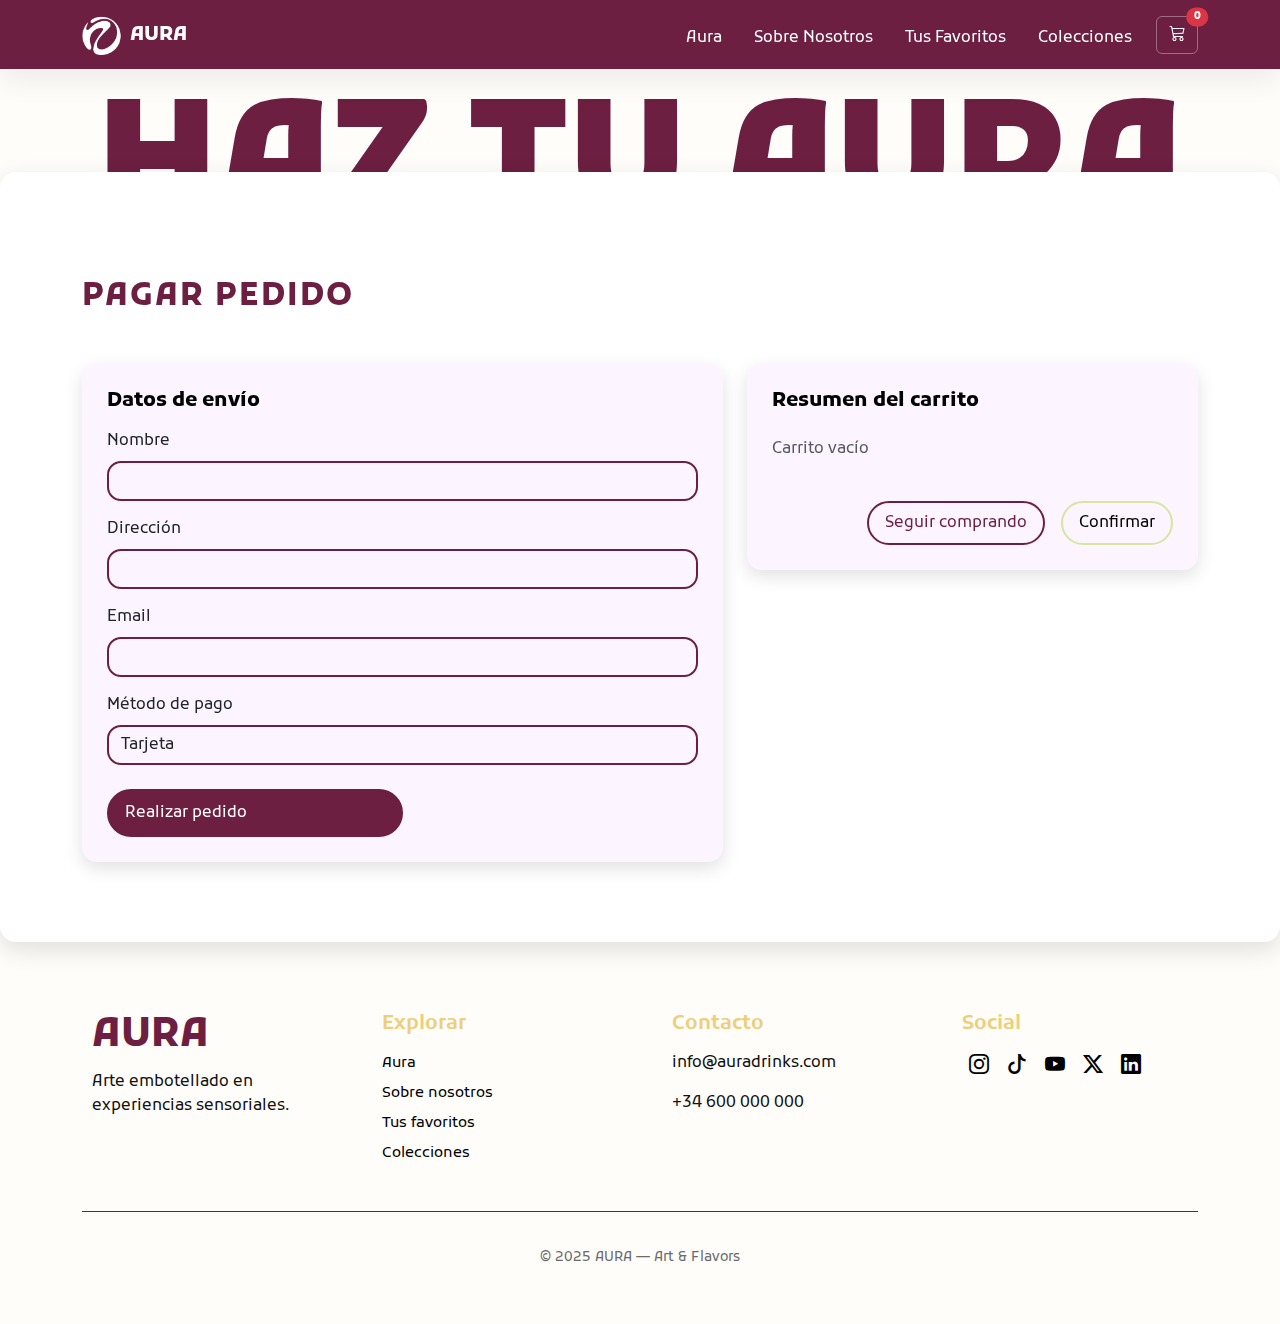
<file: checkout.html>
<!doctype html>
<html lang="en">
    <head>
        <meta charset="utf-8" />
        <meta name="viewport" content="width=device-width,initial-scale=1" />
        <title>PAGO</title>

        <!-- Bootstrap -->
        <link href="https://cdn.jsdelivr.net/npm/bootstrap@5.3.3/dist/css/bootstrap.min.css" rel="stylesheet">
        <!-- AOS -->
        <link href="https://cdn.jsdelivr.net/npm/aos@2.3.4/dist/aos.css" rel="stylesheet">
        <!-- Bootstrap Icons -->
        <link href="https://cdn.jsdelivr.net/npm/bootstrap-icons@1.11.3/font/bootstrap-icons.css" rel="stylesheet">
        <!-- Custom CSS -->
        <link href="css/style.css" rel="stylesheet">
    </head>
    <body>
        <!-- NAVBAR -->
        <nav class="navbar navbar-expand-lg fixed-top navbar-light">
            <div class="container">
                <a class="navbar-brand fw-bold d-flex align-items-center gap-2" href="index.html">
                    <img src="img/logo blanco.png" alt="ArtCans Logo" class="brand-logo">
                    <span class="d-flex align-items-center">AURA</span>
                </a>

                <!-- BOTÓN HAMBURGUESA MINIMALISTA -->
                <button class="navbar-toggler custom-toggler" type="button" data-bs-toggle="collapse" data-bs-target="#navMain">
                    <span class="line"></span>
                    <span class="line"></span>
                    <span class="line"></span>
                </button>

                <div class="collapse navbar-collapse" id="navMain">
                    <ul class="navbar-nav ms-auto align-items-lg-center">
                        <li class="nav-item"><a class="nav-link hover-line" href="index.html">Aura</a></li>
                        <li class="nav-item"><a class="nav-link hover-line" href="sobrenosotros.html">Sobre Nosotros</a></li>
                        <li class="nav-item"><a class="nav-link hover-line" href="favoritos.html">Tus Favoritos</a></li>
                        <li class="nav-item"><a class="nav-link hover-line" href="colecciones.html">Colecciones</a></li>
                    </ul>
                    <div class="cart-wrapper ms-lg-3 mt-3 mt-lg-0">
                        <button class="btn btn-outline-light position-relative" id="cartBtn" data-bs-toggle="modal" data-bs-target="#cartModal">
                            <i class="bi bi-cart3"></i>
                            <span id="cartCountBadge" class="badge bg-danger rounded-pill position-absolute top-0 start-100 translate-middle">0</span>
                        </button>
                    </div>
                </div>
            </div>
        </nav>

        <!-- HERO -->
        <header class="hero-pop-header d-flex align-items-center justify-content-center">
            <!-- Texto de fondo -->
            <h1 class="hero-pop-text" data-mobile-text="CONFIRMA">HAZ TU AURA</h1>
        </header>

        <!-- PAGO -->
        <div class="checkout-wrapper">
            <main class="checkout-page checkout-top pt-5 mt-4">
                <div class="container py-5">
                    <h2 class="section-title" data-aos="fade-up">Pagar pedido</h2>
        
                    <div class="row g-4 mt-3">
        
                        <!-- FORMULARIO -->
                        <div class="col-lg-7" data-aos="fade-right">
                            <div class="card checkout-card p-4 form-card">
                                <h5 class="mb-3">Datos de envío</h5>
        
                                <form id="checkoutForm">
        
                                    <div class="mb-3">
                                        <label class="form-label">Nombre</label>
                                        <input id="name" class="form-control" required>
                                    </div>
        
                                    <div class="mb-3">
                                        <label class="form-label">Dirección</label>
                                        <input id="address" class="form-control" required>
                                    </div>
        
                                    <div class="mb-3">
                                        <label class="form-label">Email</label>
                                        <input id="email" type="email" class="form-control" required>
                                    </div>
        
                                    <div class="mb-4">
                                        <label class="form-label">Método de pago</label>
                                        <select id="payment" class="form-select">
                                            <option>Tarjeta</option>
                                            <option>Bizum</option>
                                        </select>
                                    </div>
        
                                    <button class="btn btn-primary w-100" type="submit">
                                        Realizar pedido
                                    </button>
        
                                </form>
                            </div>
                        </div>
        
                        <!-- RESUMEN -->
                        <div class="col-lg-5" data-aos="fade-left">
                            <div class="card checkout-card p-4 form-card">
                                <h5 class="mb-3">Resumen del carrito</h5>
        
                                <div id="checkoutSummary" class="mt-2">
                                    <!-- generado con JS -->
                                </div>
        
                                <div class="mt-4 text-end">
                                    <a href="index.html" class="btn btn-outline-secondary me-2">Seguir comprando</a>
                                    <a href="index.html" class="btn btn-success">Confirmar</a>
                                </div>
                            </div>
                        </div>
        
                    </div>
                </div>
            </main>
        </div>

        <!-- FOOTER -->

        <footer class="aura-footer">
            <div class="container">
                <div class="row aura-footer-row text-center">

                    <!-- Col 1: Marca -->
                    <div class="col-sm-3 footer-col">
                        <h1 class="footer-brand">AURA</h1>
                        <p class="footer-desc">
                            Arte embotellado en experiencias sensoriales.
                        </p>
                    </div>

                    <!-- Col 2: Enlaces -->
                    <div class="col-sm-3 footer-col">
                        <h4 class="footer-title">Explorar</h4>
                        <ul class="footer-links">
                            <li><a href="index.html">Aura</a></li>
                            <li><a href="sobrenosotros.html">Sobre nosotros</a></li>
                            <li><a href="favoritos.html">Tus favoritos</a></li>
                            <li><a href="colecciones.html">Colecciones</a></li>
                        </ul>
                    </div>

                    <!-- Col 3: Contacto -->
                    <div class="col-sm-3 footer-col">
                        <h4 class="footer-title">Contacto</h4>
                        <p class="footer-contact">info@auradrinks.com</p>
                        <p class="footer-contact">+34 600 000 000</p>
                    </div>

                    <!-- Col 4: Social (ahora a la derecha de Contacto) -->
                    <div class="col-sm-3 footer-col">
                        <h4 class="footer-title">Social</h4>
                        <div class="social-icons">
                            <a href="#"><i class="bi bi-instagram"></i></a>
                            <a href="#"><i class="bi bi-tiktok"></i></a>
                            <a href="#"><i class="bi bi-youtube"></i></a>
                            <a href="#"><i class="bi bi-twitter-x"></i></a>
                            <a href="#"><i class="bi bi-linkedin"></i></a>
                        </div>
                    </div>

                </div>

                <div class="footer-bottom text-center">
                    <p>© 2025 AURA — Art & Flavors</p>
                </div>
            </div>
        </footer>

        <!-- SCRIPTS PRINCIPALES -->
        <script src="https://code.jquery.com/jquery-3.6.4.min.js"></script>
        <script src="https://cdn.jsdelivr.net/npm/bootstrap@5.3.3/dist/js/bootstrap.bundle.min.js"></script>
        <script src="https://cdn.jsdelivr.net/npm/aos@2.3.4/dist/aos.js"></script>

        <!-- SCRIPTS LOCALES -->
        <script src="js/script.js"></script>
        <script src="js/animations.js"></script>

        <script>
            document.addEventListener("DOMContentLoaded", () => {
                const toggler = document.querySelector(".custom-toggler");
                const nav = document.getElementById("navMain");
    
                nav.addEventListener("shown.bs.collapse", () => {
                    toggler.classList.add("active");
                });
                nav.addEventListener("hidden.bs.collapse", () => {
                    toggler.classList.remove("active");
                });
            });
        </script>
    </body>
</html>
</file>
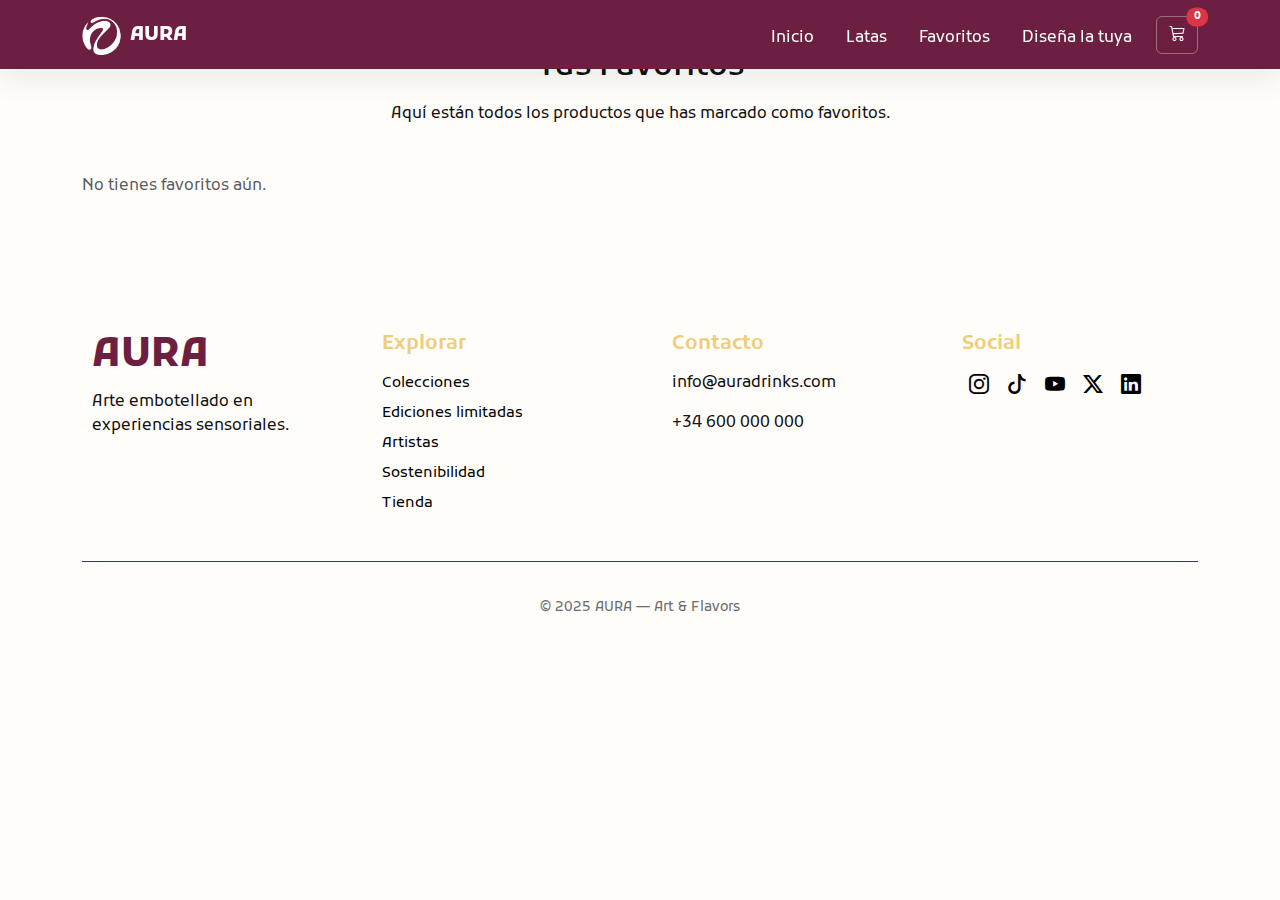
<file: favoritos.html>
<!DOCTYPE html>
<html lang="en">
    <head>
        <meta charset="utf-8" />
        <meta name="viewport" content="width=device-width,initial-scale=1" />
        <title>Favoritos</title>

        <!-- Bootstrap -->
        <link href="https://cdn.jsdelivr.net/npm/bootstrap@5.3.3/dist/css/bootstrap.min.css" rel="stylesheet">
        <!-- AOS -->
        <link href="https://cdn.jsdelivr.net/npm/aos@2.3.4/dist/aos.css" rel="stylesheet">
        <!-- Bootstrap Icons -->
        <link href="https://cdn.jsdelivr.net/npm/bootstrap-icons@1.11.3/font/bootstrap-icons.css" rel="stylesheet">
        <!-- Custom CSS -->
        <link href="css/style.css" rel="stylesheet">
    </head>
    <body>
        <!-- NAVBAR -->
        <nav class="navbar navbar-expand-lg fixed-top navbar-light">
            <div class="container">
                <a class="navbar-brand fw-bold d-flex align-items-center gap-2" href="index.html">
                    <img src="img/logo blanco.png" alt="ArtCans Logo" class="brand-logo">
                    <span class="d-flex align-items-center">AURA</span>
                </a>

                <!-- BOTÓN HAMBURGUESA MINIMALISTA -->
                <button class="navbar-toggler custom-toggler" type="button" data-bs-toggle="collapse" data-bs-target="#navMain">
                    <span class="line"></span>
                    <span class="line"></span>
                    <span class="line"></span>
                </button>

                <div class="collapse navbar-collapse" id="navMain">
                    <ul class="navbar-nav ms-auto align-items-lg-center">
                        <li class="nav-item"><a class="nav-link hover-line" href="index.html">Inicio</a></li>
                        <li class="nav-item"><a class="nav-link hover-line" href="products.html">Latas</a></li>
                        <li class="nav-item"><a class="nav-link hover-line" href="favoritos.html">Favoritos</a></li>
                        <li class="nav-item"><a class="nav-link hover-line" href="products.html#customize">Diseña la tuya</a></li>
                    </ul>
                    <div class="cart-wrapper ms-lg-3 mt-3 mt-lg-0">
                        <button class="btn btn-outline-light position-relative" id="cartBtn" data-bs-toggle="modal" data-bs-target="#cartModal">
                            <i class="bi bi-cart3"></i>
                            <span id="cartCountBadge" class="badge bg-danger rounded-pill position-absolute top-0 start-100 translate-middle">0</span>
                        </button>
                    </div>
                </div>
            </div>
        </nav>

        <!-- HERO -->
        <header class="hero-pop d-flex align-items-center">
            <div class="hero-deco"></div>
        </header>

        <!-- FAVORITOS -->
        <section class="favorites-collection py-5">
            <div class="container">
                <h2 class="collection-title text-center mb-3">Tus Favoritos</h2>
                <p class="collection-desc text-center mb-5">
                    Aquí están todos los productos que has marcado como favoritos.
                </p>

                <div class="collection-grid" id="favoritesGrid">
                    <!-- Tarjetas generadas por JS -->
                </div>
            </div>
        </section>

        <!-- FOOTER -->

        <footer class="aura-footer">
            <div class="container">
                <div class="row aura-footer-row text-center">

                    <!-- Col 1: Marca -->
                    <div class="col-sm-3 footer-col">
                        <h1 class="footer-brand">AURA</h1>
                        <p class="footer-desc">
                            Arte embotellado en experiencias sensoriales.
                        </p>
                    </div>

                    <!-- Col 2: Enlaces -->
                    <div class="col-sm-3 footer-col">
                        <h4 class="footer-title">Explorar</h4>
                        <ul class="footer-links">
                            <li><a href="#">Colecciones</a></li>
                            <li><a href="#">Ediciones limitadas</a></li>
                            <li><a href="#">Artistas</a></li>
                            <li><a href="#">Sostenibilidad</a></li>
                            <li><a href="#">Tienda</a></li>
                        </ul>
                    </div>

                    <!-- Col 3: Contacto -->
                    <div class="col-sm-3 footer-col">
                        <h4 class="footer-title">Contacto</h4>
                        <p class="footer-contact">info@auradrinks.com</p>
                        <p class="footer-contact">+34 600 000 000</p>
                    </div>

                    <!-- Col 4: Social (ahora a la derecha de Contacto) -->
                    <div class="col-sm-3 footer-col">
                        <h4 class="footer-title">Social</h4>
                        <div class="social-icons">
                            <a href="#"><i class="bi bi-instagram"></i></a>
                            <a href="#"><i class="bi bi-tiktok"></i></a>
                            <a href="#"><i class="bi bi-youtube"></i></a>
                            <a href="#"><i class="bi bi-twitter-x"></i></a>
                            <a href="#"><i class="bi bi-linkedin"></i></a>
                        </div>
                    </div>

                </div>

                <div class="footer-bottom text-center">
                    <p>© 2025 AURA — Art & Flavors</p>
                </div>
            </div>
        </footer>


        <!-- CART MODAL (reutilizable en todas las páginas) -->
        <div class="modal fade" id="cartModal" tabindex="-1" aria-hidden="true">
            <div class="modal-dialog modal-lg modal-dialog-centered">
                <div class="modal-content">
                    <div class="modal-header">
                        <h5 class="modal-title">Tu carrito</h5>
                        <button type="button" class="btn-close" data-bs-dismiss="modal"></button>
                    </div>
                    <div class="modal-body" id="cartModalBody">
                    <!-- contenido inyectado por JS -->
                    </div>
                    <div class="modal-footer">
                        <a href="checkout.html" class="btn btn-primary">Ir a pagar</a>
                        <button type="button" class="btn btn-outline-secondary" data-bs-dismiss="modal">Seguir comprando</button>
                    </div>
                </div>
            </div>
        </div>

        <!-- SCRIPTS PRINCIPALES -->
        <script src="https://code.jquery.com/jquery-3.6.4.min.js"></script>
        <script src="https://cdn.jsdelivr.net/npm/bootstrap@5.3.3/dist/js/bootstrap.bundle.min.js"></script>
        <script src="https://cdn.jsdelivr.net/npm/aos@2.3.4/dist/aos.js"></script>

        <!-- Tus scripts locales -->
        <script src="js/script.js"></script>
        <script src="js/animations.js"></script>

        <script>
            document.addEventListener("DOMContentLoaded", () => {
                const toggler = document.querySelector(".custom-toggler");
                const nav = document.getElementById("navMain");
    
                nav.addEventListener("shown.bs.collapse", () => {
                    toggler.classList.add("active");
                });
                nav.addEventListener("hidden.bs.collapse", () => {
                    toggler.classList.remove("active");
                });
            });
        </script>
    </body>
</html>
</file>
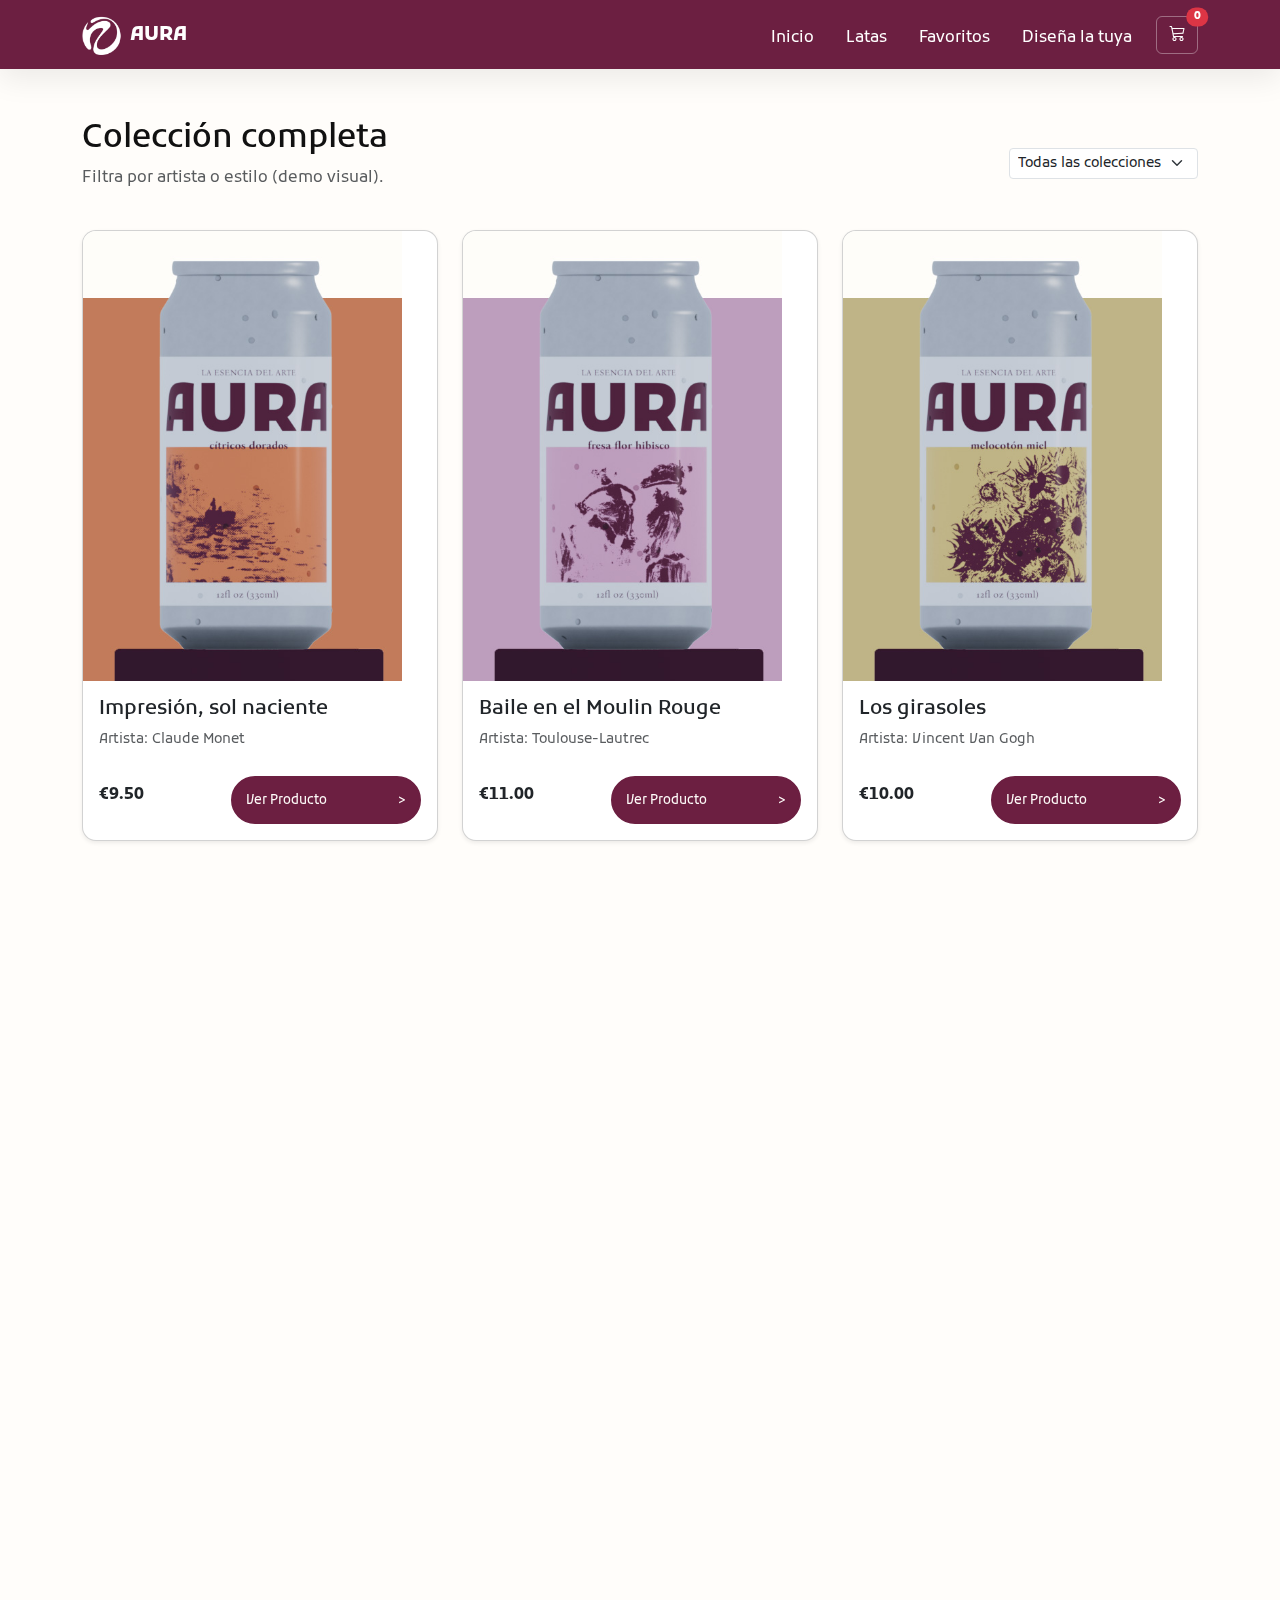
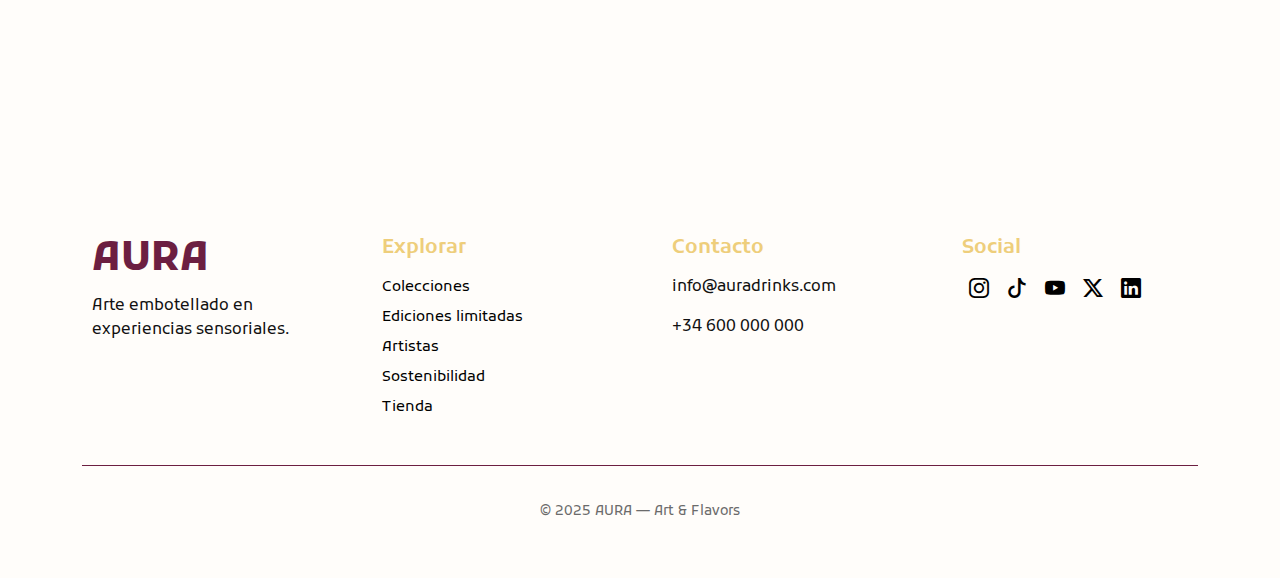
<file: products.html>
<!DOCTYPE html>
<html lang="en">
    <head>
        <meta charset="utf-8" />
        <meta name="viewport" content="width=device-width,initial-scale=1" />
        <title>Productos</title>

        <!-- Bootstrap -->
        <link href="https://cdn.jsdelivr.net/npm/bootstrap@5.3.3/dist/css/bootstrap.min.css" rel="stylesheet">
        <!-- AOS -->
        <link href="https://cdn.jsdelivr.net/npm/aos@2.3.4/dist/aos.css" rel="stylesheet">
        <!-- Bootstrap Icons -->
        <link href="https://cdn.jsdelivr.net/npm/bootstrap-icons@1.11.3/font/bootstrap-icons.css" rel="stylesheet">
        <!-- Custom CSS -->
        <link href="css/style.css" rel="stylesheet">
    </head>
    <body>
        <!-- NAVBAR -->
        <nav class="navbar navbar-expand-lg fixed-top navbar-light">
            <div class="container">
                <a class="navbar-brand fw-bold d-flex align-items-center gap-2" href="index.html">
                    <img src="img/logo blanco.png" alt="ArtCans Logo" class="brand-logo">
                    <span class="d-flex align-items-center">AURA</span>
                </a>

                <!-- BOTÓN HAMBURGUESA MINIMALISTA -->
                <button class="navbar-toggler custom-toggler" type="button" data-bs-toggle="collapse" data-bs-target="#navMain">
                    <span class="line"></span>
                    <span class="line"></span>
                    <span class="line"></span>
                </button>

                <div class="collapse navbar-collapse" id="navMain">
                    <ul class="navbar-nav ms-auto align-items-lg-center">
                        <li class="nav-item"><a class="nav-link hover-line" href="index.html">Inicio</a></li>
                        <li class="nav-item"><a class="nav-link hover-line" href="products.html">Latas</a></li>
                        <li class="nav-item"><a class="nav-link hover-line" href="favoritos.html">Favoritos</a></li>
                        <li class="nav-item"><a class="nav-link hover-line" href="products.html#customize">Diseña la tuya</a></li>
                    </ul>
                    <div class="cart-wrapper ms-lg-3 mt-3 mt-lg-0">
                        <button class="btn btn-outline-light position-relative" id="cartBtn" data-bs-toggle="modal" data-bs-target="#cartModal">
                            <i class="bi bi-cart3"></i>
                            <span id="cartCountBadge" class="badge bg-danger rounded-pill position-absolute top-0 start-100 translate-middle">0</span>
                        </button>
                    </div>
                </div>
            </div>
        </nav>

        <!-- HERO -->
        <header class="hero-pop d-flex align-items-center">
            <div class="hero-deco"></div>
        </header>

        <main class="pt-5 mt-4">
            <div class="container py-5">
              <div class="d-flex justify-content-between align-items-center mb-4">
                <div>
                  <h2 data-aos="fade-up">Colección completa</h2>
                  <p class="text-muted" data-aos="fade-up" data-aos-delay="40">Filtra por artista o estilo (demo visual).</p>
                </div>
                <div>
                  <select id="filterArtist" class="form-select form-select-sm">
                    <option value="all">Todas las colecciones</option>
                    <option value="Vincent Van Gogh">Vincent Van Gogh</option>
                    <option value="Claude Monet">Claude Monet</option>
                    <option value="Toulouse-Lautrec">Toulouse-Lautrec</option>
                  </select>
                </div>
              </div>
            
              <div class="row g-4" id="productsGrid">
                <!-- Los productos se inyectan desde js/script.js -->
              </div>
            
              <!-- Personaliza tu lata (ancla) -->
              <section id="customize" class="mt-5" data-aos="fade-up">
                <div class="p-4 rounded bg-light border">
                  <h4>Diseña la tuya</h4>
                  <p class="small text-muted">Selecciona obra, fondo y texto. (Demo visual: envía a carrito)</p>
                  <div class="row g-3 align-items-end">
                    <div class="col-md-4">
                      <label class="form-label">Obra base</label>
                      <select id="customArtwork" class="form-select">
                        <option value="p1">Claude Monet</option>
                        <option value="p2">Toulouse-Lautrec</option>
                        <option value="p3"> Vincent van Gogh</option>
                      </select>
                    </div>
                    <div class="col-md-3">
                      <label class="form-label">Color fondo</label>
                      <input type="color" id="customColor" class="form-control form-control-color" value="#1E6DF2">
                    </div>
                    <div class="col-md-3">
                      <label class="form-label">Texto (opcional)</label>
                      <input id="customText" class="form-control" placeholder="Tu frase / nombre">
                    </div>
                    <div class="col-12 col-md-2">
                      <button class="btn btn-primary w-100" id="addCustomBtn">
                        <span>Añadir al Carrito</span>
                        <span class="arrow">&gt;</span>
                      </button>
                    </div>
                  </div>
                </div>
                </section>
        
            </div>
        </main>

        <!-- FOOTER -->

        <footer class="aura-footer">
            <div class="container">
                <div class="row aura-footer-row text-center">

                    <!-- Col 1: Marca -->
                    <div class="col-sm-3 footer-col">
                        <h1 class="footer-brand">AURA</h1>
                        <p class="footer-desc">
                            Arte embotellado en experiencias sensoriales.
                        </p>
                    </div>

                    <!-- Col 2: Enlaces -->
                    <div class="col-sm-3 footer-col">
                        <h4 class="footer-title">Explorar</h4>
                        <ul class="footer-links">
                            <li><a href="#">Colecciones</a></li>
                            <li><a href="#">Ediciones limitadas</a></li>
                            <li><a href="#">Artistas</a></li>
                            <li><a href="#">Sostenibilidad</a></li>
                            <li><a href="#">Tienda</a></li>
                        </ul>
                    </div>

                    <!-- Col 3: Contacto -->
                    <div class="col-sm-3 footer-col">
                        <h4 class="footer-title">Contacto</h4>
                        <p class="footer-contact">info@auradrinks.com</p>
                        <p class="footer-contact">+34 600 000 000</p>
                    </div>

                    <!-- Col 4: Social (ahora a la derecha de Contacto) -->
                    <div class="col-sm-3 footer-col">
                        <h4 class="footer-title">Social</h4>
                        <div class="social-icons">
                            <a href="#"><i class="bi bi-instagram"></i></a>
                            <a href="#"><i class="bi bi-tiktok"></i></a>
                            <a href="#"><i class="bi bi-youtube"></i></a>
                            <a href="#"><i class="bi bi-twitter-x"></i></a>
                            <a href="#"><i class="bi bi-linkedin"></i></a>
                        </div>
                    </div>

                </div>

                <div class="footer-bottom text-center">
                    <p>© 2025 AURA — Art & Flavors</p>
                </div>
            </div>
        </footer>


        <!-- CART MODAL (reutilizable en todas las páginas) -->
        <div class="modal fade" id="cartModal" tabindex="-1" aria-hidden="true">
            <div class="modal-dialog modal-lg modal-dialog-centered">
                <div class="modal-content">
                    <div class="modal-header">
                        <h5 class="modal-title">Tu carrito</h5>
                        <button type="button" class="btn-close" data-bs-dismiss="modal"></button>
                    </div>
                    <div class="modal-body" id="cartModalBody">
                    <!-- contenido inyectado por JS -->
                    </div>
                    <div class="modal-footer">
                        <a href="checkout.html" class="btn btn-primary">Ir a pagar</a>
                        <button type="button" class="btn btn-outline-secondary" data-bs-dismiss="modal">Seguir comprando</button>
                    </div>
                </div>
            </div>
        </div>

        <!-- SCRIPTS PRINCIPALES -->
        <script src="https://code.jquery.com/jquery-3.6.4.min.js"></script>
        <script src="https://cdn.jsdelivr.net/npm/bootstrap@5.3.3/dist/js/bootstrap.bundle.min.js"></script>
        <script src="https://cdn.jsdelivr.net/npm/aos@2.3.4/dist/aos.js"></script>

        <!-- SCRIPTS LOCALES -->
        <script src="js/script.js"></script>
        <script src="js/animations.js"></script>

        <script>
            document.addEventListener("DOMContentLoaded", () => {
                const toggler = document.querySelector(".custom-toggler");
                const nav = document.getElementById("navMain");
    
                nav.addEventListener("shown.bs.collapse", () => {
                    toggler.classList.add("active");
                });
                nav.addEventListener("hidden.bs.collapse", () => {
                    toggler.classList.remove("active");
                });
            });
        </script>
    </body>
</html>
</file>
<file: css/style.css>
/* style.css details */
@import url('https://fonts.googleapis.com/css2?family=Kufam:wght@400;700&display=swap');

:root {
    --purple: #6C1F41;
    --orange: #F68853;
    --yellow: #EECE7B;
    --green: #D9E4A0;
    --blue: #B9CDE4;
    --light_blue: #E8E6FE;
    --lavender:  #FCF4FF;
    --accent: #FFA13D;
    --bg: #fffdfa;
    --muted: #6b6b6b;
    --card-radius: 14px;
} 

*{box-sizing:border-box}

body {
    background: var(--bg);
    color: #111;
    -webkit-font-smoothing:antialiased;
    font-family: 'Kufam', sans-serif;
}

/* -------------------------------- NAV -------------------------------- */

.navbar {
    background: var(--purple);
    color: white;
    padding: .6rem 1rem;
    box-shadow: 0 10px 30px rgba(0,0,0,.08);
    position: fixed;
    z-index: 1100;
    transition: background .3s ease;
}

.navbar-nav {
    display: flex;
    gap: 1rem;
}

.navbar-nav .nav-item {
    display: block;
}

.navbar .navbar-brand,
.navbar .navbar-brand span,
.navbar .nav-link,
.navbar .btn-outline-light {
    color: #fff !important;
}

.navbar-nav .nav-link.hover-line {
    position: relative;
    display: inline-block;
    padding-bottom: 2px;
    margin-left: 0 !important;
    color: #fff;
    text-decoration: none;
    transition: color 0.3s ease;
}

.navbar-nav .nav-link.hover-line::after {
    content: "";
    position: absolute;
    left: 0;
    bottom: 0;
    width: 0;                 
    height: 2px;
    background-color: var(--bg);
    transition: width 0.3s ease;
}

.navbar-nav .nav-link.hover-line:hover::after {
    width: 100%;
}

.navbar-nav .nav-link span {
    display: inline-block;
}

/* -------------------------------- BOTÓN HAMBURGUESA -------------------------------- */

.custom-toggler {
    border: none;
    background: none;
    padding: 0;
    width: 28px;
    height: 22px;
    display: flex;
    flex-direction: column;
    justify-content: space-between;
    cursor: pointer;
    z-index: 2000;
}

.custom-toggler:focus {
    outline: none;
    box-shadow: none;
}

.custom-toggler .line {
    height: 2px;
    width: 100%;
    background-color: white;
    display: block;
    border-radius: 2px;
    transition: transform 0.3s ease, opacity 0.2s ease;
}

/* --- ANIMACIÓN A X --- */
.custom-toggler.active .line:nth-child(1) {
    transform: translateY(10px) rotate(45deg);
}

.custom-toggler.active .line:nth-child(2) {
    opacity: 0;
}

.custom-toggler.active .line:nth-child(3) {
    transform: translateY(-10px) rotate(-45deg);
}

/* Logo */
.brand-logo{
    width: 40px;
    height: 40px;
    object-fit: contain;
    border-radius: 8px;
}

#cartBtn:hover i.bi-cart3 {
    color: #000 !important;
    transition: color 0.3s ease;
}

@media (min-width: 992px) {
    .cart-wrapper {
        margin-left: 1.5rem;
    }
}

@media (max-width: 991px) {
    #cartBtn {
        display: block;
        width: 100%;
        text-align: left;
    }

    .navbar-collapse {
        padding-top: 1rem;
        padding-bottom: 1.5rem;
        background: var(--purple);
        border-radius: 0 0 14px 14px;
    }

    .navbar-collapse .nav-link {
        color: #fff;
        padding: 0.8rem 1rem;
    }

    .cart-wrapper {
        width: 100%;
        display: flex;
        justify-content: flex-start;
        margin-top: 1rem;
    }

    .navbar-nav .nav-item {
        margin-bottom: 0.5rem;
    }

    .navbar-nav .nav-link::after {
        bottom: 1px;
    }
}

/* -------------------------------- HERO -------------------------------- */
/* Header principal */
.hero-pop-header {
    position: relative;
    min-height: 10vh;
    display: flex;
    justify-content: center;
    align-items: center; 
    overflow: hidden;
    padding-top: var(--navbar-height, 5rem);
}

/* Texto de fondo grande */
.hero-pop-text {
    font-size: 12vw;  
    font-weight: 900;
    color: var(--purple);
    white-space: nowrap;
    text-align: center;
    z-index: 10;
}

/* Solo "DESCUBRE" en móviles */
@media (max-width: 768px) {
    .hero-pop-text::after {
        content: attr(data-mobile-text);
        visibility: visible;
        position: absolute;
        inset: 0;
        text-align: center;
        padding-top: var(--navbar-height, 5rem);
    }

    .hero-pop-text {
        font-size: 18vw;
        width: 100%;
        visibility: hidden;
    }
    
    .collection-carousel {
        margin-top: -19rem !important; 
    }    
}

header.hero-pop,
section.py-5,
.container,
.collection-carousel {
  overflow: visible !important;
}

/* responsive tweaks */
@media (max-width: 767px){
    .sticker{ display:none; }
}

/* Buttons */
.btn-primary{
    border: 2px solid var(--purple);
    color: var(--purple);
    background-color: transparent;
    border-radius: 50rem;
    width: 100%;  
    max-width: 50%;        
    margin-top: 10px;    
    cursor: pointer;
    transition: all 0.25s ease;
    height: 3rem;
    display: flex;
    align-items: center;
    justify-content: space-between;
    padding: 0 1.5rem;
}

.btn-primary:hover {
    background-color: var(--purple);
    color: var(--bg);
    border-color: var(--purple);
}

.btn-secondary{
    border: 2px solid var(--bg);
    color: var(--bg);
    background-color: var(--purple);
    border-radius: 50rem;
    width: 100%;  
    max-width: 50%;        
    margin-top: 10px;    
    cursor: pointer;
    transition: all 0.25s ease;
    height: 3rem;
    display: flex;
    align-items: center;
    justify-content: space-between;
    padding: 0 1.5rem;
}

.btn-secondary:hover {
    background-color: var(--bg);
    color: var(--purple);
    border-color: var(--purple);
}

.btn-outline-light{
    border-color: rgba(255,255,255,.35);
    color: var(--bg);
}

.product-card .product-visual {
    position: relative;
    overflow: hidden;
}
.art-overlay {
    position: absolute;
    inset: 0;
    opacity: 0;
    transition: opacity .4s ease;
}
.product-card:hover .art-overlay {
    opacity: 1;
}
  
.overlay-img {
    object-fit: cover;
    width: 100%;
    height: 100%;
    filter: saturate(120%) contrast(110%);
}
  
/* -------------------------------- CART -------------------------------- */

/* Cart badge adjustments */
#cartCountBadge, #cartCountBadge2{
    font-size:.7rem;
    transform: translate(30%, -40%);
}

/* Modal cart styling */
.cart-item{ border-bottom:1px dashed rgba(0,0,0,.06); padding: 12px 0; }
.cart-thumb{ width:72px; height:72px; object-fit:cover; border-radius:8px; }
  
/* Checkout summary */
.checkout-line{ display:flex; justify-content:space-between; align-items:center; padding:.4rem 0; }

#cartModal .modal-footer .btn {
    width: 180px;
    height: 48px;
    padding: 0;
    display: flex;
    align-items: center;
    justify-content: center;
    font-size: 1rem;
}

/* Botón "Ir a pagar" en el modal del carrito */
#cartModal .btn-primary {
    background: var(--purple);
    color: white;
    border: 2px solid var(--purple);
    border-radius: 50rem;
    transition: all 0.25s ease;
}

#cartModal .btn-primary:hover {
    background: white;
    color: var(--purple);
    border: 2px solid var(--purple);
}

/* Botón "Seguir comprando" en el modal del carrito */
#cartModal .btn-outline-secondary {
    background: transparent;
    border: 2px solid var(--purple);
    color: var(--purple);
    border-radius: 50rem;
    transition: all 0.25s ease;
}

#cartModal .btn-outline-secondary:hover {
    background: var(--purple);
    color: var(--bg);
    border: 2px solid var(--purple);
}

/* -------------------------------- CARRUSEL -------------------------------- */

.collection-carousel {
    position: relative;
    z-index: 1040;
    margin-top: -20rem; 
    width: 100vw;
    left: 50%;
    right: 50%;
    margin-left: -50vw;
    margin-right: -50vw;
    background: transparent !important;
    overflow: visible;
    padding-top: var(--hero-pop-header-height, 15rem);
    padding-bottom: 3rem;
}
  
.carousel-card {
    border-radius: var(--card-radius);
    overflow: hidden;
    background: var(--bg);
    padding: 1rem;
    transition: transform 0.2s ease, box-shadow 0.2s ease;
    transform-origin: center bottom;
    margin-top: 0;
    will-change: transform;
}
  
.carousel-card img {
    border-radius: var(--card-radius);
    width: 100%;
    height: auto;
    object-fit: cover;
    transition: transform 0.4s ease;
}
  
.carousel-card:hover img {
    transform: scale(1) rotate(-1deg);
}
  
.carousel-card:hover {
    transform: translateY(-8px);
    box-shadow: 0 12px 28px rgba(0,0,0,0.12);
}

/* Swiper settings */
.swiper {
    color: var(--purple);
    padding-top: 2rem;
    padding-bottom: 4rem;
    width: 90%;
    box-sizing: border-box;
} 

.swiper-slide {
    display: flex;
    justify-content: center;
    align-items: stretch;
    overflow: visible;
    padding-top: 1rem;
    padding-bottom: 1rem;
    transform-style: preserve-3d;
    backface-visibility: hidden;
    z-index: 0 !important;
} 

.swiper-slide-active {
    z-index: 10 !important;
}

.swiper-button-next,
.swiper-button-prev {
    width: 2.5rem !important;
    height: 2.5rem !important;
    border-radius: 50% !important;
    color: var(--purple) !important;
    transition: color .3s ease;
    background-color: rgba(255, 255, 255, 0.3) !important;
    backdrop-filter: blur(5px);
    display: flex;
    align-items: center;
    justify-content: center;
}   

.swiper-button-next:hover,
.swiper-button-prev:hover {
    background-color: var(--purple) !important;
}

/* Tamaño de las flechas Swiper */
.swiper-button-next::after,
.swiper-button-prev::after {
    font-size: 1.2rem !important;
    color: var(--purple) !important;
    line-height: 1 !important;
}

.swiper-button-next:hover::after,
.swiper-button-prev:hover::after {
    color: #fff !important;
}

.swiper,
.swiper-wrapper,
.swiper-slide {
  overflow: visible !important;
  -webkit-overflow-scrolling: touch;
}

.swiper-slide * {
    pointer-events: auto !important;
}
  
.add-to-cart {
    position: relative;
    z-index: 20 !important;
    pointer-events: auto !important;
    cursor: pointer;
}

.swiper-slide.swiper-no-swiping {
    pointer-events: auto !important;
}

.carousel-card .add-to-cart {
    position: relative;
    z-index: 50 !important;
    pointer-events: auto !important;
    cursor: pointer;
}

.swiper .swiper-slide-shadow-left,
.swiper .swiper-slide-shadow-right {
  pointer-events: none;
  opacity: 0;
}

/* ---------------------------
Forzar clickabilidad dentro de slides
--------------------------- */

.swiper, .swiper-wrapper, .swiper-slide {
    overflow: visible !important;
    -webkit-overflow-scrolling: touch;
}

.swiper .swiper-slide-shadow-left,
.swiper .swiper-slide-shadow-right,
.swiper .swiper-slide::before,
.swiper .swiper-slide::after {
    pointer-events: none !important;
}

.swiper-slide, .swiper-slide * {
    pointer-events: auto !important;
}

.swiper-slide { z-index: 0 !important; backface-visibility: hidden; transform-style: preserve-3d; }
.swiper-slide-active { z-index: 20 !important; }
  
/* Botón */
.carousel-card .add-to-cart {
    position: relative;
    z-index: 50 !important;
    pointer-events: auto !important;
    cursor: pointer;
}

/* -------------------------------- SOBRE AURA -------------------------------- */

#sobre-aura {
    padding: 60px 15px;
    background-color: var(--purple);
}

#sobre-aura h2 {
    font-weight: 700;
    margin-bottom: 20px;
    color: white;
}

#sobre-aura p {
    font-size: 1.1rem;
    line-height: 1.6;
    margin-bottom: 25px;
    color: white;
}

#sobre-aura img {
    width: 100%;
    max-height: 300px;
    object-fit: cover;
    border-radius: 10px;
}

.btn-aura {
    border: 2px solid var(--bg);
    color: var(--bg);
    background-color: var(--purple);
    border-radius: 50rem;
    width: 100%;  
    max-width: 40%;        
    margin-top: 10px;    
    cursor: pointer;
    transition: all 0.25s ease;
    height: 3rem;
    display: flex;
    align-items: center;
    justify-content: space-between;
    padding: 0 1.5rem;
    text-decoration: none !important;
}

.btn-aura span {
    text-decoration: none !important;
}

.btn-aura:hover {
    border: 2px solid var(--bg);
    background-color: var(--bg);
    color: var(--purple);
    transform: translateY(-2px);
}

/* Línea de tiempo */
.timeline-section {
    background: var(--purple);
    font-family: 'Kufam', sans-serif;
    color: var(--bg);
}

.timeline-wrapper {
    gap: 2rem;
}

.timeline-card {
    flex: 1 1 0;
}

.timeline-card .card {
    border-radius: 12px;
    background: #fff;
    color: #2b2b2b;
}

/* -------------------------------- NUEVA COLECCIÓN -------------------------------- */

.new-collection .collection-title {
    font-family: 'Kufam', sans-serif;
    font-weight: 700;
    font-size: 2rem;
    margin-bottom: 0.5rem;
    color: var(--purple);
}

.new-collection .collection-desc {
    font-family: 'Kufam', sans-serif;
    font-size: 1rem;
    margin-bottom: 2rem;
}

/* Tarjeta */
.product-card {
    background: #fff;
    border-radius: 14px;
    overflow: hidden;
    display: flex;
    flex-direction: column;
    box-shadow: 0 5px 20px rgba(0,0,0,0.06);
    transition: transform .25s ease, box-shadow .25s ease;
    height: 100%;
}

.product-card:hover {
    transform: translateY(-4px);
    box-shadow: 0 8px 28px rgba(0,0,0,0.1);
}

/* Imagen con botones */
.product-img-wrapper {
    position: relative;
}

.product-img {
    width: 100%;
    height: 200px;
    object-fit: cover;
}

.btn-fav, .btn-cart {
    position: absolute;
    top: 10px;
    width: 35px;
    height: 35px;
    border-radius: 50%;
    border: none;
    background: rgba(255,255,255,0.8);
    display: flex;
    align-items: center;
    justify-content: center;
    cursor: pointer;
    transition: background 0.3s ease;
}

.btn-fav { right: 50px; }
.btn-cart { right: 10px; }

.btn-fav:hover, .btn-cart:hover { background: rgba(255,255,255,1); }

/* Info del producto */
.product-info {
    display: flex;
    flex-direction: column;
    gap: 8px;
}

.product-name {
    font-family: 'Kufam', sans-serif;
    font-weight: 600;
    font-size: 1.1rem;
    margin: 0;
}

.product-desc {
    font-family: 'Kufam', sans-serif;
    font-size: 0.9rem;
    color: #555;
}

/* Botón añadir */
.btn-add {
    background-color: black;
    color: white;
    border-radius: 10px;
    padding: 8px 0;
    transition: all 0.3s ease;
}

.btn-add:hover {
    background-color: #b9cde4;
    color: black;
}

/* Responsive */
@media (max-width: 992px) {
    .col-md-3 {
        flex: 0 0 45%;
        max-width: 45%;
    }
}

@media (max-width: 576px) {
    .col-md-3 {
        flex: 0 0 100%;
        max-width: 100%;
    }
}

/* -------------------------------- NUEVA COLECCIÓN -------------------------------- */

.collection-grid {
    display: flex;
    flex-wrap: wrap;
    justify-content: flex-start;
    gap: 1rem;
}

/* Tarjeta completa */
.product-card {
    flex: 0 0 calc(25% - 0.75rem);
    background: #fff;
    border-radius: 14px;
    overflow: hidden;
    display: flex;
    flex-direction: column;
    transition: transform 0.3s ease, box-shadow 0.3s ease;
    display: flex;
}

/* Contenido de la tarjeta: separar visual y texto */
.product-visual {
    position: relative;
    overflow: hidden;
    flex-shrink: 0;
}

.product-visual img {
    width: 90%;
    height: 450px;
    object-fit: cover;
    transition: transform 0.3s ease;
}

.product-visual:hover img {
    transform: scale(1.05);
}

/* Botones flotantes */
.product-buttons {
    position: absolute;
    top: 8px;
    right: 8px;
    display: flex;
    gap: 5px;
}

.product-buttons button {
    background: rgba(0,0,0,0.6);
    border: none;
    color: var(--bg);
    width: 35px;
    height: 35px;
    border-radius: 50%;
    display: flex;
    align-items: center;
    justify-content: center;
    cursor: pointer;
    transition: background 0.3s ease;
    padding: 0;
}

.product-buttons button i {
    margin: 0;
    line-height: 1;
    display: flex;
    align-items: center;
    justify-content: center;
}

.product-buttons button:hover {
    background: #6c1f40b4;
    color: var(--bg);
}

/* Zona de info que ocupa todo el espacio restante */
.product-info {
    padding: 15px;
    display: flex;
    flex-direction: column;
    gap: 8px;
    flex: 1;
    justify-content: space-between;
}

.product-info h5 {
    margin: 0;
    font-weight: 700;
}

.product-info p {
    margin: 0;
    font-size: 0.9rem;
    color: #555;
    flex-grow: 1;
}

/* Botón ancho */
.btn-view-product {
    border: 2px solid var(--purple);
    color: var(--purple);
    background-color: transparent;
    border-radius: 50rem;
    width: 100%;  
    max-width: 80%;        
    margin-top: 10px;    
    cursor: pointer;
    transition: all 0.25s ease;
    height: 3rem;
    display: flex;
    align-items: center;
    justify-content: space-between;
    padding: 0 1.5rem;
    text-decoration: none;
}

.btn-view-product:hover {
    background-color: var(--purple);
    color: var(--bg);
}

.btn-view-product .arrow {
  font-size: 1.2rem;
}

#addCustomBtn {
    min-width: 100%;
    padding: 0.3rem 1rem;
    font-size: 1rem;
}

/* Hover en tarjeta */
.product-card:hover {
    transform: translateY(-6px);
    box-shadow: 0 10px 25px rgba(0,0,0,0.12);
}

.btn-view-product:hover,
.btn-view-product:focus,
.btn-view-product:visited {
    text-decoration: none !important;
}

/* RESPONSIVE */
@media (max-width: 992px) {
    .product-card {
        flex: 0 0 calc(50% - 0.5rem);
        margin-bottom: 1rem;
    }
}

@media (max-width: 576px) {
    .product-card {
        flex: 0 0 100%;
    }
}

/* INSPIRADOS POR...  */

#inspirados{
    padding: 60px 15px;
}

.carousel-item img {
    transition: transform .25s ease, opacity .25s ease;
}

.carousel-item.active img {
    opacity: 1;
}

.carousel-item img {
    opacity: .5;
}

/* COMIENZA TEXTO CAMBIA  */

.artistas {
    text-align: center;
    color: #6C1F41;
    margin-top: 3rem;
}

.text-info div {
    display: flex;
    flex-direction: column;
    align-items: center;
    gap: 10px;
}

#girando {
    font-size: 3rem;
}

/* TERMINA TEXTO CAMBIA  */

/* INSPIRADOS POR... TERMINA  */

/* Colores distintos para que no se vea un bloque */
.text-track {
    color: var(--bg);
}

.bg-aura-1 {
    background-color: var(--yellow);
}

.bg-aura-2 {
    background-color: var(--green);
}

.bg-aura-3 {
    background-color: var(--blue);
}

.bg-aura-4 {
    background-color: var(--purple);
}

.marquee {
  overflow: hidden;
  position: relative;
}

.track {
  white-space: nowrap;
  display: inline-block;
  animation: marquee 20s linear infinite;
  font-size: 1.5rem;
}

.track-2 {
  white-space: nowrap;
  display: inline-block;
  animation: marquee 40s linear infinite;
  font-size: 1.5rem;
}

/* Dirección contraria */
.marquee-reverse .track {
  animation: marquee-reverse 20s linear infinite;
}

/* Animaciones */
@keyframes marquee {
  from { transform: translateX(0); }
  to   { transform: translateX(-50%); }
}

@keyframes marquee-reverse {
  from { transform: translateX(-50%); }
  to   { transform: translateX(0); }
}

/* TEMINA TEXTO CIUDADES BUCLE  */

/* -------------------------------- Reviews Section -------------------------------- */

.reviews-title {
    color: var(--purple);
}

/* Contenedor de cada review */
.review-item {
    background: white;
    border-radius: 14px;
    padding: 15px;
    display: flex;
    align-items: flex-start;
    gap: 15px;
    box-shadow: 0 5px 20px rgba(0,0,0,0.06);
    transition: transform .25s ease, box-shadow .25s ease;
}

.review-item:hover {
    transform: translateY(-4px);
    box-shadow: 0 8px 28px rgba(0,0,0,0.1);
}

/* Imagen */
.review-img {
    width: 80px;
    height: 80px;
    object-fit: cover;
    border-radius: 12px;
}

/* Contenido */
.review-content h5 {
    margin: 0 0 4px 0;
    font-weight: 700;
    font-size: 1rem;
}

.review-content .review-stars {
    font-size: 1.1rem;
    color: var(--yellow);
    margin-bottom: 6px;
}

.review-content .review-text {
    margin: 0;
    font-size: 0.95rem;
    color: #444;
    line-height: 1.5;
}

.reviews-row {
    display: flex;
    justify-content: space-between;
}

.review-column {
    display: flex;
    flex-direction: column;
    gap: 20px;
}

.review-column .review-item {
    flex: 1;
}

/* RESPONSIVE: MÓVIL TODO APILADO Y MISMO TAMAÑO */
@media (max-width: 768px) {
    .reviews-section .row {
        flex-direction: column;
    }

    .review-column {
        flex-direction: column;
    }

    .review-column .review-item {
        flex: unset;
    }

    .review-img {
        width: 70px;
        height: 70px;
    }

    .review-content h5 {
        font-size: 0.95rem;
    }

    .review-content .review-text {
        font-size: 0.9rem;
    }
}

/* -------------------------------- Formulario Reviews Section -------------------------------- */

.leave-review {
    margin-bottom: 60px;
}

.leave-review-title {
    font-size: 1.4rem;
    font-weight: 600;
    color: var(--purple);
}

.review-input {
    border-radius: 12px;
    padding-left: 40px;
    transition: box-shadow .25s ease;
}

.review-input:focus {
    box-shadow: 0 0 0 3px rgba(200, 170, 255, 0.25);
    border-color: var(--purple);
}

.reviews-list {
    margin-bottom: 60px;
}

/* Icono dentro del input */
.input-icon {
    position: relative;
}

.input-icon i {
    position: absolute;
    top: 50%;
    left: 12px;
    transform: translateY(-50%);
    font-size: 1.2rem;
    color: #999;
}

/* Estrellas */
.stars-select i {
    font-size: 1.6rem;
    color: #ccc;
    cursor: pointer;
    transition: transform .15s ease, color .3s ease;
}

.stars-select i:hover,
.stars-select i.active {
    color: var(--yellow);
    transform: scale(1.12);
}

/* Botón enviar */
.submit-review-btn {
    background-color: transparent;
    color: var(--purple);
    border-radius: 50rem;
    height: 3rem;
    border: 2px solid var(--purple);
    font-weight: 600;
    transition: all 0.25s ease;
}

.submit-review-btn:hover {
    background-color: var(--purple);
    color: var(--bg);
}

/* Mensaje éxito */
.review-success {
    font-size: 1rem;
    color: var(--green);
    display: flex;
    align-items: center;
    gap: 8px;
}

.review-success i {
    font-size: 1.3rem;
}

/* -------------------------------- CTA -------------------------------- */

.bg-accent{
    background: var(--purple);
}

section.bg-accent .btn {
    background-color: transparent;
    color: var(--bg);
    border-radius: 50rem;
    height: 3rem;
    border: 2px solid var(--bg);
    font-weight: 600;
    transition: all 0.25s ease;
}

section.bg-accent .btn:hover {
    background-color: var(--bg);
    color: var(--purple);
}

/* -------------------------------- COLECCIONES -------------------------------- */

.home-carousel .container {
    padding-left: 0;
    padding-right: 0;
    max-width: 100%;
}

.home-carousel {
    position: relative;
    z-index: 1;
    margin-top: -100px;
}

.carousel-wrapper {
    display: flex;
    align-items: flex-start;
    gap: 0.5rem;
    flex-wrap: wrap;
}

/* Texto a la izquierda */
.texto-izquierda {
    padding: 2rem 4rem;
    flex: 0 0 27%;
    z-index: 2;
    position: relative;
    text-align: left;
    margin-top: 0;
}

/* Carrusel a la derecha */
.carrusel-derecha {
    flex: 1 1 72%;
    max-width: unset;
    display: flex;
    flex-direction: column;
    justify-content: flex-start;
    overflow: hidden;
    position: relative;
    z-index: 1;
}

.carrusel-derecha .swiper {
    width: 100%;
}

/* Botones navegación */
.swiper-buttons-bajo {
    display: flex;
    gap: 10px;
    justify-content: flex-end;
    position: absolute;
    bottom: -50px;
    left: 0;
    right: 0;
    z-index: 10;
    width: 100%;
    padding-right: 1.5rem
}

.swiper-btn-prev,
.swiper-btn-next {
    border: 2px solid var(--purple);
    background: var(--bg);
    color: var(--purple);
    border-radius: 50rem;
    padding: 0.5rem 1rem;
    cursor: pointer;
    transition: all 0.3s ease;
}

.swiper-btn-prev:hover,
.swiper-btn-next:hover {
    background: var(--purple);
    color: var(--bg);
}

/* Estilos base para los botones del carrusel */
.carousel-card .d-flex.gap-2 .btn {
    font-size: 0.9rem;
    padding: 0.4rem 0.7rem;
    transition: all 0.3s ease;
}

/* Botones de carrito inyectados por JS */
#productsGrid .view-details {
    font-size: 0.80rem;
    padding: 0.2rem 0.8rem;
    width: 10%;
    min-width: 190px;
    transition: all 0.25s ease;
    border: 2px solid var(--purple);
    background: var(--purple);
    color: var(--bg);
    border-radius: 50rem;
}

/* Texto dentro del botón */
#productsGrid .view-details span {
    display: inline-block;
}

/* Flecha dentro del botón */
#productsGrid .view-details .arrow {
    margin-left: 5px;
}

/* -------------------------------- DETALLES -------------------------------- */

.product-detail {
    margin-top: -3rem;
}

.price {
    margin-bottom: 0;
}

.bnt-det {
    border: 2px solid var(--purple);
    color: var(--purple);
    background-color: transparent;
    border-radius: 50rem;     
    cursor: pointer;
    transition: all 0.25s ease;
    height: 3rem;
    display: flex;
    align-items: center;
    justify-content: space-between;
    padding: 0 1rem;
}

.bnt-det:hover {
    background-color: var(--purple);
    color: var(--bg);
    border-color: var(--purple);
}

.featured { 
    border: 2px solid var(--purple); 
    color: var(--bg); 
    background-color: var(--purple); 
    border-radius: 50rem; 
    cursor: pointer; 
    transition: all 0.25s ease; 
    height: 3rem; 
    display: flex; 
    align-items: center; 
    justify-content: space-between; 
    padding: 0 1rem; }

/* ACORDEÓN HORIZONTAL PERSONALIZADO */

:root {
    --bs-accordion-active-bg: var(--purple) !important;
    --bs-accordion-active-color: var(--bg) !important;
}

#auraAccordion .accordion-item {
    background-color: var(--bg);
    border-left: none;
    border-right: none;
    border-top: 2px solid var(--purple);
    border-bottom: 2px solid var(--bg);
    border-radius: 0;
}

#auraAccordion .accordion-button {
    background-color: var(--bg);
    border: none;
}

#auraAccordion .accordion-button::after {
    color: var(--purple); 
    font-size: 1.2rem;
}

/* Línea superior solo cuando está cerrado */
#auraAccordion .accordion-body {
    border-top: 2px solid var(--bg);
    border-bottom: 2px solid var(--bg);
}


/* Opcional: espaciado interno */
#auraAccordion .accordion-body {
    padding: 1rem 1.5rem;
}

/* -------------------------------- PAGO -------------------------------- */

.checkout-wrapper {
    margin-top: -100px;
    background: white;
    border-radius: 1rem;
    padding: 2rem;
    max-width: 1500px;
    margin-left: auto;
    margin-right: auto;
    box-shadow: 0 8px 24px rgba(0,0,0,0.12);
    display: flex;
    flex-direction: column;      
    justify-content: center;
    position: relative;
    z-index: 10;
}

.form-card {
    background: var(--lavender);
    border-radius: var(--card-radius);
    border-color: var(--lavender);
    padding: 2rem;
    box-shadow: 0 6px 18px rgba(0,0,0,0.12);
}

/* Títulos dentro de la card */
.checkout-page .section-title {
    font-family: 'Kufam', sans-serif;
    font-size: 2rem;
    font-weight: 700;
    color: var(--purple);
    text-transform: uppercase;
    letter-spacing: 2px;
    position: relative;
    margin-bottom: 1.5rem;
}

.checkout-page.checkout-top {
    padding-top: 0.1rem !important;
}

.form-card h5 {
    font-weight: 700;
    color: black;
    margin-bottom: 1rem;
}

/* Inputs */
.form-card .form-control,
.form-card .form-select {
    border-radius: var(--card-radius);
    border: 2px solid var(--purple);
    background: var(--lavender);
    transition: 0.25s ease;
}

.form-card .form-control:focus,
.form-card .form-select:focus {
    border-color: var(--purple);
    box-shadow: 4px 4px 0 var(--purple);
    outline: none;
}

.form-card .text-end {
    display: flex;
    justify-content: flex-end;
    gap: 0.5rem;
    flex-wrap: wrap;
}

/* Botón principal */
.form-card .btn-primary {
    background: var(--purple);
    border: 2px solid var(--purple);
    color: var(--bg);
    padding: 0.9rem 1rem;
    display: flex;
    align-items: center;
    justify-content: flex-start;
    gap: 0.5rem;
}

.form-card .btn-primary:hover {
    background: var(--bg);
    border: 2px solid var(--purple);
    color: var(--purple);
    transform: translate(-2px, -2px);
}

/* Botón Seguir comprando */
.form-card .btn-outline-secondary {
    background: transparent;
    border: 2px solid var(--purple);
    border-radius: 50rem;
    color: var(--purple);
    display: flex;
    align-items: center;
    justify-content: center;
    padding: 0.5rem 1rem;
    transition: 0.25s ease;
}

.form-card .btn-outline-secondary:hover {
    background: var(--purple);
    border: 2px solid var(--purple);
    color: var(--bg);
}

/* Botón success del resumen */
.form-card .btn-success {
    background: transparent;
    border: 2px solid var(--green);
    border-radius: 50rem;
    color: black;
    display: flex;
    align-items: center;
    justify-content: center;
    padding: 0.5rem 1rem;
    transition: 0.25s ease;
}

.form-card .btn-success:hover {
    background: var(--green);
    border: 2px solid var(--green);
    color: var(--bg);
}

/* Contenedor de cada producto */
.checkout-item {
    display: flex;
    align-items: center;
    justify-content: space-between;
    padding: 0.25rem 0;
}

/* Contenedor de imagen + info */
.checkout-item > div {
    display: flex;
    align-items: center;
    gap: 2rem;
}
  
/* Imagen miniatura */
.checkout-thumb {
    width: 60px;
    height: 60px;
    object-fit: cover;
    flex-shrink: 0;
    border-radius: 0.5rem;
}
  
/* Info del producto */
.checkout-info {
    display: flex;
    flex-direction: column;
    gap: 0.25rem;
}
  
/* Nombre y precio */
.checkout-name {
    font-weight: 600;
    color: var(--purple);
}
  
.checkout-price {
    font-size: 0.875rem;
    color: #555;
}

/* -------------------------------- FOOTER -------------------------------- */

.aura-footer {
    background: var(--bg);
    padding: 70px 0 40px;
    font-family: 'Kufam', sans-serif;
}

/* Centrado real de columnas */
.aura-footer-row {
    display: flex;
    justify-content: center;
    align-items: flex-start;
    text-align: left;
    gap: 40px;
}

.footer-col {
    max-width: 250px;
    text-align: left;
}

/* Marca */
.footer-brand {
    font-weight: 700;
    color: var(--purple);
    margin-bottom: 10px;
}

/* Títulos */
.footer-title {
    font-size: 20px;
    font-weight: 600;
    color: var(--yellow);
    margin-bottom: 15px;
}

/* Enlaces */
.footer-links {
    list-style: none;
    padding: 0;
    margin: 0;
}

.footer-links li {
    margin: 6px 0;
}

.footer-links a {
    position: relative;
    display: inline-block;
    font-size: 15px;
    color: black;
    text-decoration: none;
    transition: color 0.3s ease;
}

/* Línea oculta */
.footer-links a::after {
    content: "";
    position: absolute;
    left: 0;
    bottom: -2px;
    width: 0;
    height: 2px;
    background-color: var(--yellow);
    transition: width 0.3s ease;
}

.footer-links a:hover {
    color: var(--yellow);
}

.footer-links a:hover::after {
    width: 100%;
}

/* Iconos sociales */
.social-icons a {
    display: inline-block;
    margin: 0 7px;
    font-size: 20px;
    color: black;
    transition: 0.3s ease;
}

.social-icons a:hover {
    color: var(--yellow);
}

/* Línea inferior */
.footer-bottom {
    margin-top: 40px;
    border-top: 1px solid var(--purple);
    padding-top: 15px;
}

.footer-bottom p {
    font-size: 14px;
    padding-top: 20px;
    color: var(--muted);
}

/* Pag Products  */
.custom-select-product {
  border: 2px solid var(--purple);
    color: var(--purple);
    background-color: transparent;
    border-radius: 50rem;
    width: 100%;         
    margin-top: 10px;    
    cursor: pointer;
    transition: all 0.25s ease;
    height: 3rem;
    display: flex;
    align-items: center;
    justify-content: space-between;
    padding-right: 2.5rem;
    padding-left: 1rem;
}

.custom-select-product:focus {
  border-color: var(--purple-dark);
  box-shadow: 0 0 0 .2rem #6c1f4081;
}

select option:checked {
  background-color: var(--purple) !important;
  color: white !important;
}

/* SOBRE NOSOTROS EMPIEZA  */

.logo-section {
    padding: 15px;
}

.logo-text-wrap {
    margin: 0 auto;
    text-align: justify;
    position: relative;
    top: -3vh;
}

/* Círculo flotante */
.circle-us {
    float: left;
    shape-outside: circle();
    width: 200px;
    height: 200px;
    border-radius: 100%;
    background: var(--bg);
    margin: -4rem 6rem 0 0;
    position: relative;
    overflow: hidden;
}

/* Logo dentro del círculo */
.logo-over-circle {
    position: absolute;
    top: 50%;
    left: 50%;
    transform: translate(-50%, -50%);
    width: 80%;
    height: 80%;
    object-fit: contain;
}

/* Texto que rodea el círculo */

/*  Datos curiosos */

#facts{
    padding: 0px 15px;
}

.carousel-can-img {
    max-width: 100%;
    height: auto;
}

/* DATOS CURIOSOS TERMINA  */

.short-text {
    display: none;
}

@media (min-width: 768px) and (max-width: 992px) {
    .logo-text-wrap {
        top: -1vh;
    }
}

@media (max-width: 768px) {
    .logo-text-wrap {
        top: 1vh;
    }

        .full-text {
        display: none;
    }
    .short-text {
        display: block;
    }

}

/* SOBRE NOSOTROS TERMINA  */

/* RESPONSIVE */
/* -------------------------------- MEDIA QUERIES -------------------------------- */

/* Desktop: ≥992px */
@media (min-width: 992px) {
    #customize .col-md-4 { flex: 0 0 40%; max-width: 40%; }
    #customize .col-md-3 { flex: 0 0 20%; max-width: 20%; }
    #customize .col-md-2 { flex: 0 0 20%; max-width: 20%; }

    #addCustomBtn {
        width: 100%;
    }

    .swiper-buttons-bajo {
        bottom: -50px;
        gap: 10px;
    }
}

@media (max-width: 991px) and (min-width: 768px) {
    #customize .col-md-2 {
        flex: 0 0 50%;
        max-width: 50%;
    }

    #addCustomBtn {
        width: 100%;
    }

    .swiper-buttons-bajo {
        padding-left: 2rem;
        bottom: -40px;
        gap: 8px;
    }

    .swiper-btn-prev,
    .swiper-btn-next {
        padding: 0.45rem 0.9rem;
    }

    .texto-izquierda {
        flex: 1 1 100%;
        padding: 1.5rem;
        text-align: center;
        margin-top: 2rem;
        margin-bottom: 1rem;
    }

    .reviews-row {
        flex-wrap: wrap;
    }

    .review-column {
        flex: 0 0 48%;
        max-width: 48%;
        margin-bottom: 20px;
    }

    #productsGrid .add-to-cart {
        display: flex;
        flex-direction: row;
        justify-content: center;
        align-items: center;
        width: 100%;
        margin-top: 8px;
        padding: 0.6rem;
        font-size: 0.7rem;
        min-width: 100px;
    }

    /* Gap entre el texto y la flecha */
    #productsGrid .add-to-cart span.arrow {
        margin-left: 10px;
    }

    #productsGrid .card-body {
        display: flex;
        flex-direction: column;
        align-items: stretch;
    }
}


@media (max-width: 768px) {

    #sobre-aura {
      padding: 40px 15px;
    }

    #sobre-aura h2 {
      font-size: 1.8rem;
      text-align: left;
    }

    #sobre-aura p {
      text-align: left;
    }

    #sobre-aura .row {
      flex-direction: column-reverse;
      align-items: center;
    }

    #sobre-aura img {
      margin-bottom: 20px;
    }

    .form-card .btn-primary {
        justify-content: center;
        text-align: center;
    }

    .form-card .btn-outline-secondary,
    .form-card .btn-success {
        width: 100%;
        justify-content: center;
        margin-bottom: 0.5rem;
    }

    #cartModal .modal-footer {
        flex-direction: column;
        align-items: center;
        gap: 0.75rem;
    }

    #cartModal .modal-footer .btn {
        width: 100%;
        max-width: 300px;
        justify-content: center;
    }

    #inspirados {
      padding: 40px 15px;
    }
    
    #inspirados .row {
        flex-direction: column;
    }

    #inspirados .col-md-6 {
        width: 100%;
    }
    
    #facts {
      padding: 40px 15px;
    }
    
    #facts .row {
        flex-direction: column;
    }

    #facts .col-md-6 {
        width: 100%;
    }

    .texto-izquierda {
        flex: 1 1 100%;
        padding: 1rem;
        text-align: center;
        margin-top: 1.5rem; 
        margin-bottom: 1rem; 
    }
    
    .reviews-row {
        flex-direction: column;
        gap: 20px;
    }

    .review-column {
        flex: 0 0 100%;
        max-width: 100%;
        gap: 15px;
    }

    .review-column .review-item {
        flex-direction: column;
        align-items: center;
        text-align: center;
    }

    .review-img {
        width: 70px;
        height: 70px;
        margin-bottom: 10px;
    }

    .review-content {
        width: 100%;
    }

    .review-content .review-stars {
        justify-content: center;
        display: flex;
    }

    .review-content h5 {
        font-size: 0.95rem;
        margin-bottom: 4px;
    }

    .review-content .review-text {
        font-size: 0.9rem;
    }

    .carousel-can-img {
        max-width: 70%;
        margin: 0 auto;
        display: block;
    }

    #productsGrid .view-details {
        font-size: 0.80rem;
        padding: 0.2rem 0.8rem;
        width: 63%;
        min-width: 10px;
        transition: all 0.25s ease;
        border: 2px solid var(--purple);
        background: var(--purple);
        color: var(--bg);
        border-radius: 50rem;
    }
}

/* Tablet pequeña y móvil 576px–767px */
@media (max-width: 767px) and (min-width: 576px) {
    .swiper-buttons-bajo {
        padding-left: 1.5rem;
        bottom: -35px;
        gap: 6px;
    }

    .swiper-btn-prev,
    .swiper-btn-next {
        padding: 0.4rem 0.8rem;
    }
}

/* ===== FIX MOBILE ALIGNMENT (texto, botones, imágenes) ===== */
@media (max-width: 576px) {

    .container,
    .container-fluid,
    section,
    [class*="col-"] {
        padding-left: 1rem !important;
        padding-right: 1rem !important;
        overflow: visible !important;
    }

    body, html {
        overflow-x: hidden !important;
    }

    h1, h2, h3, h4, h5, h6,
    p,
    button,
    .btn,
    .product-info,
    .hero-pop,
    .hero-pop .container {
        text-align: left !important;
    }

    img {
        max-width: 100% !important;
        height: auto !important;
        object-fit: cover;
    }

    .btn,
    button {
        width: auto;
        max-width: 100%;
        display: inline-block;
    }

    /* Botón de "Añadir al carrito" responsive (diseña la tuya) */

    #addCustomBtn {
        width: 100%;
        font-size: 0.95rem;
    }

    /* FOOTER */
    .footer-brand {
        text-align: center !important;
        width: 100%;
        display: block;
    }

    .aura-footer,
    .aura-footer .footer-col,
    .aura-footer .footer-title,
    .aura-footer .footer-desc,
    .aura-footer .footer-contact,
    .aura-footer .footer-links,
    .aura-footer .footer-links li a,
    .aura-footer .social-icons {
        text-align: center !important;
        justify-content: center !important;
        align-items: center !important;
    }

    .aura-footer .footer-col {
        margin-bottom: 25px;
    }

    .aura-footer .footer-links {
        padding-left: 0 !important;
    }

    .aura-footer .social-icons a {
        margin: 0 8px;
    }

    .footer-bottom,
    .footer-bottom p {
        text-align: center !important;
        justify-content: center !important;
        width: 100%;
    }

    .checkout-item {
        flex-direction: column;
        align-items: center;
        text-align: center;
        gap: 0.5rem;
    }

    .checkout-item > div {
        flex-direction: column;
        align-items: center;
        gap: 0.5rem;
    }
    
    .checkout-thumb {
        width: 50px;
        height: 50px;
        margin-bottom: 0.5rem;
    }
    
    .checkout-info {
        gap: 0.15rem;
    }
    
    .checkout-line.text-end {
        text-align: center !important;
    }

    .swiper-buttons-bajo {
        position: relative;
        bottom: 0;
        left: 0;
        margin-top: 1rem;
        justify-content: flex-start;
    }

    .swiper-btn-prev,
    .swiper-btn-next {
        padding: 0.35rem 0.7rem;
    }

    .texto-izquierda {
        flex: 1 1 100%;
        padding: 1rem;
        text-align: center; 
        margin-bottom: 1rem; 
    }

    .carousel-card .d-flex.gap-2 {
        flex-direction: column;
        gap: 0.4rem;
        align-items: stretch;
    }

    .carousel-card .d-flex.gap-2 .btn {
        width: 100%;
        font-size: 0.75rem;
        padding: 1rem;
    }

    .btn-aura {
        width: 100%;
        max-width: 220px;
        padding: 0.7rem 1.4rem;
        gap: 3rem;
        font-size: 0.9rem;
        justify-content: center;
    }

    .btn-aura .arrow {
        font-size: 0.9rem;
    }

    #productsGrid .add-to-cart {
        font-size: 0.80rem;
        padding: 0.4rem;
        width: 10%;
        min-width: 190px;
        transition: all 0.25s ease;
    }

    .carousel-can-img {
        max-width: 60% !important;
        margin: 0 auto;
        display: block;
    }

    .texto-izquierda {
        font-size: 0.9rem;
        flex: 1 1 100%;
        padding: 1rem;
        text-align: center;
        margin-top: 17rem; 
        margin-bottom: 1rem; 
    }

    .texto-izquierda h2.fw-bold {
        font-size: 1.3rem;
        line-height: 1.2;
    }
}
</file>
